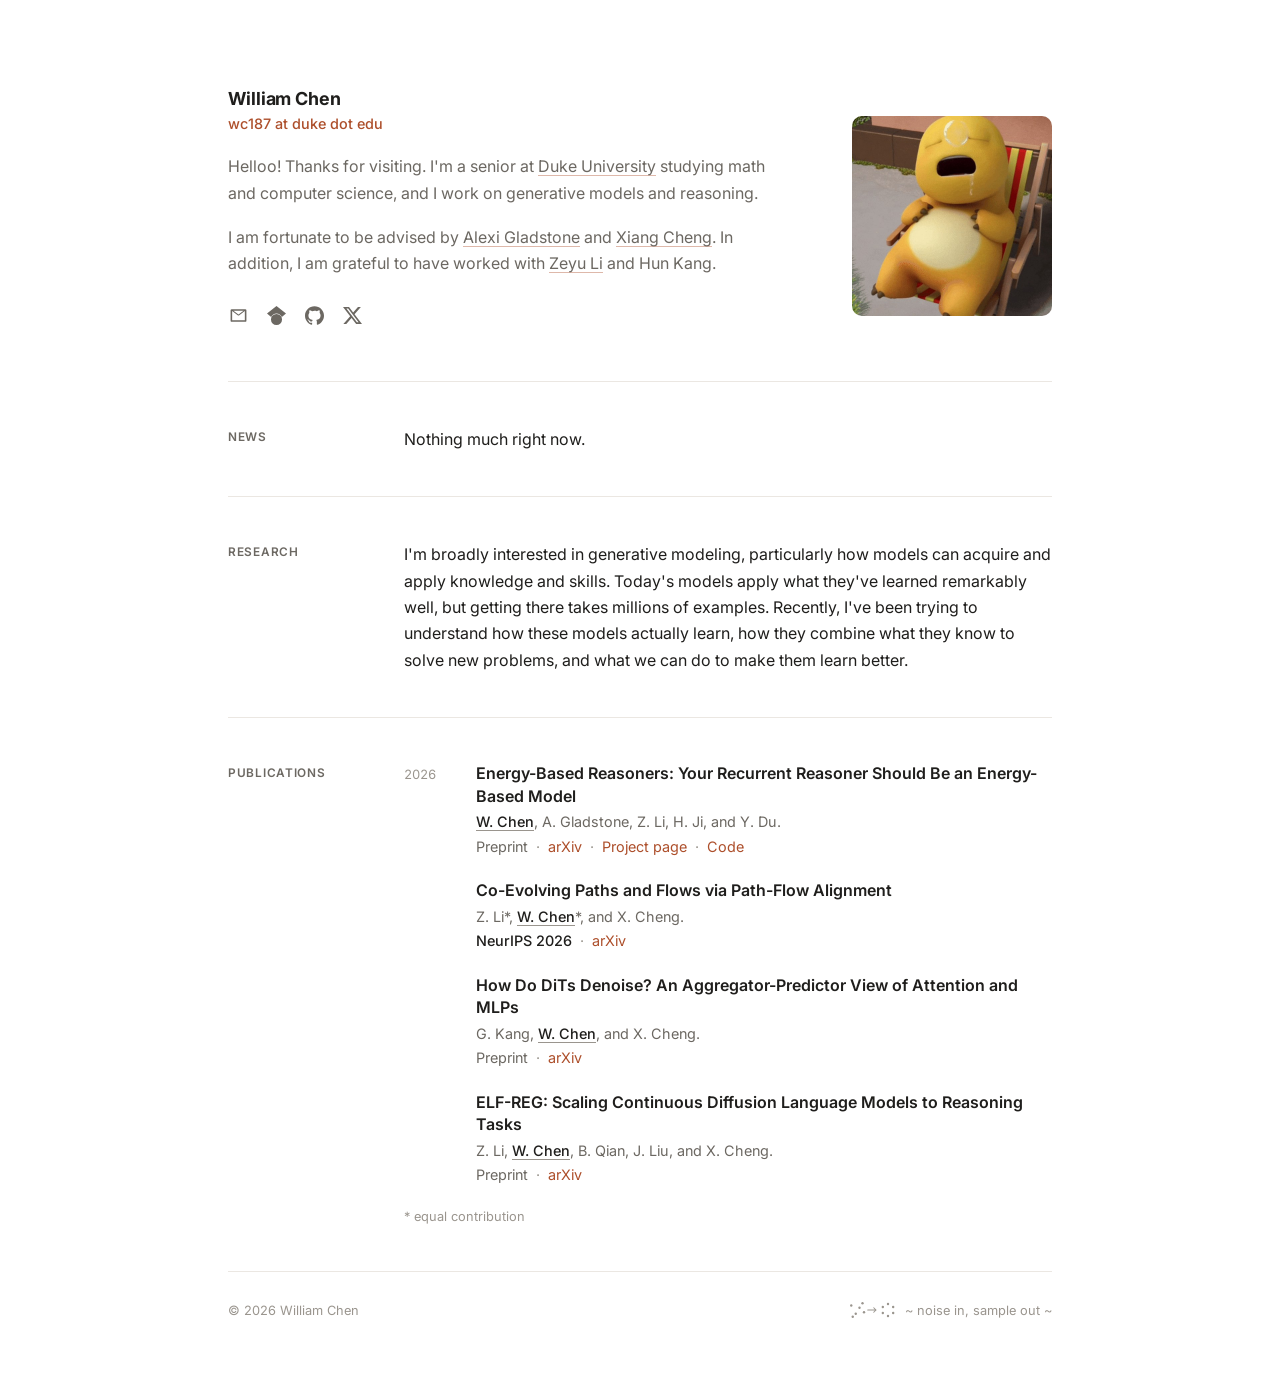
<file: index.html>
<!doctype html>
<html lang="en">
<head>
  <meta charset="utf-8">
  <meta name="viewport" content="width=device-width, initial-scale=1">
  <title>William Chen</title>
  <meta name="description" content="William Chen, senior at Duke studying math and computer science.">
  <meta name="theme-color" content="#ffffff">
  <link rel="canonical" href="https://wwillchen.github.io/">
  <meta property="og:type" content="website">
  <meta property="og:title" content="William Chen">
  <meta property="og:description" content="Senior at Duke studying math and computer science.">
  <meta property="og:url" content="https://wwillchen.github.io/">
  <meta name="twitter:card" content="summary">
  <meta name="twitter:site" content="@wwillchen1">
  <link rel="icon" type="image/png" sizes="64x64" href="favicon.png">
  <link rel="icon" type="image/png" sizes="32x32" href="favicon-32.png">
  <link rel="apple-touch-icon" href="apple-touch-icon.png">
  <link rel="preconnect" href="https://fonts.googleapis.com">
  <link rel="preconnect" href="https://fonts.gstatic.com" crossorigin>
  <link href="https://fonts.googleapis.com/css2?family=Inter:wght@400;500;600;700&amp;display=swap" rel="stylesheet">
  <link rel="stylesheet" href="style.css">
</head>
<body>
  <main id="top">
    <header class="intro">
      <div class="intro-bio">
        <h1 class="name">William Chen</h1>
        <p class="kicker">wc187 at duke dot edu</p>
        <p class="intro-copy">Helloo! Thanks for visiting. I'm a senior at <a href="https://duke.edu/" target="_blank" rel="noopener noreferrer">Duke University</a> studying math and computer science, and I work on generative models and reasoning.</p>
        <p class="intro-copy">I am fortunate to be advised by <a href="https://alexiglad.github.io/" target="_blank" rel="noopener noreferrer">Alexi Gladstone</a> and <a href="https://sites.google.com/berkeley.edu/xiangcheng/home" target="_blank" rel="noopener noreferrer">Xiang Cheng</a>. In addition, I am grateful to have worked with <a href="https://lizeyu090312.github.io/" target="_blank" rel="noopener noreferrer">Zeyu Li</a> and Hun Kang.</p>

        <div class="social-links" aria-label="Profile links">
          <a href="mailto:wc187@duke.edu" aria-label="Email" title="Email">
            <svg viewBox="0 0 24 24" aria-hidden="true" focusable="false"><path d="M2 5.5A1.5 1.5 0 0 1 3.5 4h17A1.5 1.5 0 0 1 22 5.5v13a1.5 1.5 0 0 1-1.5 1.5h-17A1.5 1.5 0 0 1 2 18.5zm2 .9v11.6h16V6.4l-7.4 5.5a1 1 0 0 1-1.2 0zM5.6 6l6.4 4.8L18.4 6z"/></svg>
            <span class="sr-only">Email</span>
          </a>
          <a href="https://scholar.google.com/citations?user=pWTKG8UAAAAJ&amp;hl=en" target="_blank" rel="noopener noreferrer" aria-label="Google Scholar" title="Google Scholar">
            <svg viewBox="0 0 24 24" aria-hidden="true" focusable="false"><path d="M5.242 13.769 0 9.5 12 0l12 9.5-5.242 4.269C17.548 11.249 14.978 9.5 12 9.5c-2.977 0-5.548 1.748-6.758 4.269ZM12 10a7 7 0 1 0 0 14 7 7 0 0 0 0-14Z"/></svg>
            <span class="sr-only">Google Scholar</span>
          </a>
          <a href="https://github.com/wwillchen" target="_blank" rel="noopener noreferrer" aria-label="GitHub" title="GitHub">
            <svg viewBox="0 0 24 24" aria-hidden="true" focusable="false"><path d="M12 .297c-6.63 0-12 5.373-12 12 0 5.303 3.438 9.8 8.205 11.385.6.111.82-.261.82-.577 0-.285-.011-1.04-.016-2.04-3.338.724-4.042-1.61-4.042-1.61-.546-1.387-1.333-1.756-1.333-1.756-1.089-.744.084-.729.084-.729 1.205.085 1.838 1.237 1.838 1.237 1.07 1.835 2.809 1.305 3.495.998.108-.776.418-1.305.762-1.605-2.665-.304-5.467-1.333-5.467-5.930 0-1.31.468-2.381 1.236-3.221-.124-.303-.535-1.523.117-3.176 0 0 1.008-.322 3.301 1.23A11.470 11.470 0 0 1 12 6.099c1.02.005 2.047.138 3.006.404 2.291-1.552 3.297-1.23 3.297-1.23.653 1.653.242 2.873.119 3.176.77.84 1.235 1.911 1.235 3.221 0 4.608-2.807 5.624-5.479 5.921.43.371.823 1.102.823 2.222 0 1.604-.015 2.896-.015 3.289 0 .319.216.694.825.576C20.565 22.092 24 17.596 24 12.297c0-6.627-5.373-12-12-12"/></svg>
            <span class="sr-only">GitHub</span>
          </a>
          <a href="https://x.com/wwillchen1" target="_blank" rel="noopener noreferrer" aria-label="X" title="X">
            <svg viewBox="0 0 24 24" aria-hidden="true" focusable="false"><path d="M18.901 1.153h3.68l-8.04 9.19L24 22.846h-7.406l-5.8-7.584-6.638 7.584H.474l8.6-9.83L0 1.154h7.594l5.243 6.932ZM17.61 20.644h2.039L6.486 3.24H4.298Z"/></svg>
            <span class="sr-only">X</span>
          </a>
        </div>
      </div>

      <div class="intro-photo">
        <img class="portrait" src="assets/nailong.jpg" alt="Nailong sleeping in a beach chair" width="600" height="600">
      </div>
    </header>

    <section id="news">
      <h2>News</h2>
      <div class="section-body">
        <p>Nothing much right now.</p>
      </div>
    </section>

    <section id="research">
      <h2>Research</h2>
      <div class="section-body">
        <p>I'm broadly interested in generative modeling, particularly how models can acquire and apply knowledge and skills. Today's models apply what they've learned remarkably well, but getting there takes millions of examples. Recently, I've been trying to understand how these models actually learn, how they combine what they know to solve new problems, and what we can do to make them learn better.</p>
      </div>
    </section>

    <section id="publications">
      <h2>Publications</h2>
      <div class="section-body">
        <div class="pub-list">
          <article class="pub">
            <div class="pub-year">2026</div>
            <div>
              <h3 class="pub-title"><a href="https://arxiv.org/abs/2611.08977" target="_blank" rel="noopener noreferrer">Energy-Based Reasoners: Your Recurrent Reasoner Should Be an Energy-Based Model</a></h3>
              <div class="pub-authors"><span class="me">W. Chen</span>, A. Gladstone, Z. Li, H. Ji, and Y. Du.</div>
              <div class="pub-venue">Preprint<a class="pub-link" href="https://arxiv.org/abs/2611.08977" target="_blank" rel="noopener noreferrer">arXiv</a><a class="pub-link" href="https://energy-based-reasoners.github.io/" target="_blank" rel="noopener noreferrer">Project page</a><a class="pub-link" href="https://github.com/wwillchen/ebr" target="_blank" rel="noopener noreferrer">Code</a></div>
            </div>
          </article>

          <article class="pub">
            <div class="pub-year" aria-hidden="true"></div>
            <div>
              <h3 class="pub-title"><a href="https://arxiv.org/abs/2610.08717" target="_blank" rel="noopener noreferrer">Co-Evolving Paths and Flows via Path-Flow Alignment</a></h3>
              <div class="pub-authors">Z. Li*, <span class="me">W. Chen</span>*, and X. Cheng.</div>
              <div class="pub-venue"><span class="venue-strong">NeurIPS 2026</span><a class="pub-link" href="https://arxiv.org/abs/2610.08717" target="_blank" rel="noopener noreferrer">arXiv</a></div>
            </div>
          </article>

          <article class="pub">
            <div class="pub-year" aria-hidden="true"></div>
            <div>
              <h3 class="pub-title"><a href="https://arxiv.org/abs/2610.29854" target="_blank" rel="noopener noreferrer">How Do DiTs Denoise? An Aggregator-Predictor View of Attention and MLPs</a></h3>
              <div class="pub-authors">G. Kang, <span class="me">W. Chen</span>, and X. Cheng.</div>
              <div class="pub-venue">Preprint<a class="pub-link" href="https://arxiv.org/abs/2610.29854" target="_blank" rel="noopener noreferrer">arXiv</a></div>
            </div>
          </article>

          <article class="pub">
            <div class="pub-year" aria-hidden="true"></div>
            <div>
              <h3 class="pub-title"><a href="https://arxiv.org/abs/2609.29102" target="_blank" rel="noopener noreferrer">ELF-REG: Scaling Continuous Diffusion Language Models to Reasoning Tasks</a></h3>
              <div class="pub-authors">Z. Li, <span class="me">W. Chen</span>, B. Qian, J. Liu, and X. Cheng.</div>
              <div class="pub-venue">Preprint<a class="pub-link" href="https://arxiv.org/abs/2609.29102" target="_blank" rel="noopener noreferrer">arXiv</a></div>
            </div>
          </article>
        </div>
        <p class="note">* equal contribution</p>
      </div>
    </section>

    <footer class="site-footer">
      <p>&copy; <span id="year">2026</span> William Chen</p>
      <span class="doodle">
        <!-- scattered noise settling into a ring -->
        <svg viewBox="0 0 64 24" width="48" height="18" fill="currentColor" aria-hidden="true" focusable="false">
          <circle cx="3" cy="6" r="1.6"/><circle cx="9" cy="17" r="1.6"/><circle cx="14" cy="9" r="1.6"/>
          <circle cx="5" cy="21" r="1.6"/><circle cx="18" cy="3" r="1.6"/><circle cx="20" cy="15" r="1.6"/>
          <path d="M25 12h11m-3-3 3 3-3 3" fill="none" stroke="currentColor" stroke-width="1.4" stroke-linecap="round" stroke-linejoin="round"/>
          <circle cx="52" cy="4" r="1.6"/><circle cx="58.9" cy="8" r="1.6"/><circle cx="58.9" cy="16" r="1.6"/>
          <circle cx="52" cy="20" r="1.6"/><circle cx="45.1" cy="16" r="1.6"/><circle cx="45.1" cy="8" r="1.6"/>
        </svg>
        <span>~ noise in, sample out ~</span>
      </span>
    </footer>
  </main>

  <button id="to-top" class="to-top" type="button" aria-label="Back to top">&uarr;</button>

  <script>
    (function () {
      document.getElementById("year").textContent = new Date().getFullYear();
      var btn = document.getElementById("to-top");
      var onScroll = function () { btn.classList.toggle("show", window.scrollY > 400); };
      window.addEventListener("scroll", onScroll, { passive: true });
      btn.addEventListener("click", function () { window.scrollTo({ top: 0, behavior: "smooth" }); });
      onScroll();
    })();
  </script>
</body>
</html>
</file>
<file: style.css>
/* Palette, type and spacing. Edit these first. */
:root {
  --bg: #ffffff;
  --text: #1f1e1c;
  --muted: #6c6862;
  --faint: #9a958e;
  --border: #ebe7e2;
  --surface: #f6f4f1;
  --accent: #ad4f2b;
  --accent-soft: color-mix(in srgb, var(--accent) 40%, transparent);
  --font-sans: "Inter", "Helvetica Neue", Arial, sans-serif;
  --radius: 10px;
  --page: 880px;
  --label-col: 140px;
  --col-gap: 36px;
}

* { box-sizing: border-box; }

::selection { background: rgba(173, 79, 43, 0.18); }

html { scroll-behavior: smooth; }

body {
  margin: 0;
  color: var(--text);
  background: var(--bg);
  font-family: var(--font-sans);
  font-size: 16px;
  line-height: 1.65;
  -webkit-font-smoothing: antialiased;
  text-rendering: optimizeLegibility;
}

a {
  color: inherit;
  text-decoration-color: var(--accent-soft);
  text-decoration-thickness: 1px;
  text-underline-offset: 3px;
  transition: color 0.15s ease, text-decoration-color 0.15s ease;
}

a:hover {
  color: var(--accent);
  text-decoration-color: var(--accent);
}

a:focus-visible,
button:focus-visible {
  outline: 2px solid var(--accent-soft);
  outline-offset: 3px;
  border-radius: 4px;
}

main {
  width: min(100%, var(--page));
  margin: 0 auto;
  padding: 88px 28px 72px;
}

h1, h2, h3 {
  margin: 0;
  line-height: 1.2;
}

/* Intro: bio on the left, portrait on the right */

.intro {
  display: grid;
  grid-template-columns: minmax(0, 1fr) 200px;
  grid-template-areas: "bio photo";
  gap: 56px;
  align-items: start;
  padding-bottom: 48px;
  border-bottom: 1px solid var(--border);
}

.intro-bio { grid-area: bio; }
.intro-photo {
  grid-area: photo;
  padding-top: 28px;
}

.name {
  font-size: 1.12rem;
  font-weight: 700;
  letter-spacing: -0.005em;
}

.kicker {
  margin: 2px 0 0;
  color: var(--accent);
  font-size: 0.9rem;
  font-weight: 500;
}

.intro-copy {
  max-width: 600px;
  margin: 18px 0 0;
  color: var(--muted);
}

.intro-copy:first-of-type { margin-top: 22px; }

.portrait {
  display: block;
  width: 100%;
  height: auto;
  aspect-ratio: 1;
  object-fit: cover;
  border-radius: var(--radius);
  background: var(--surface);
}

.social-links {
  display: flex;
  gap: 4px;
  margin: 22px 0 0 -7px;
}

.social-links a {
  display: inline-flex;
  align-items: center;
  justify-content: center;
  width: 34px;
  height: 34px;
  color: var(--muted);
  border-radius: 8px;
  text-decoration: none;
  transition: color 0.15s ease, background-color 0.15s ease, transform 0.15s ease;
}

.social-links a:hover {
  color: var(--accent);
  background: var(--surface);
  transform: translateY(-1px);
}

.social-links svg {
  display: block;
  width: 19px;
  height: 19px;
  fill: currentColor;
}

/* Sections: label column + body */

section {
  display: grid;
  grid-template-columns: var(--label-col) minmax(0, 1fr);
  gap: var(--col-gap);
  padding: 44px 0;
  border-bottom: 1px solid var(--border);
}

h2 {
  padding-top: 4px;
  color: var(--muted);
  font-size: 0.74rem;
  font-weight: 600;
  letter-spacing: 0.06em;
  text-transform: uppercase;
}

section p { margin: 0 0 1em; }
section p:last-child { margin-bottom: 0; }

.section-body { min-width: 0; }

.note {
  margin-top: 20px;
  color: var(--faint);
  font-size: 0.8rem;
}

/* Publications */

.pub-list {
  display: grid;
  gap: 22px;
}

.pub {
  display: grid;
  grid-template-columns: 56px minmax(0, 1fr);
  gap: 16px;
}

.pub-year {
  padding-top: 2px;
  color: var(--faint);
  font-size: 0.8rem;
  font-variant-numeric: tabular-nums;
}

.pub-title {
  margin-bottom: 4px;
  font-size: 1rem;
  font-weight: 600;
  line-height: 1.4;
}

.pub-title a { text-decoration: none; }

.pub-authors,
.pub-venue {
  color: var(--muted);
  font-size: 0.9rem;
  line-height: 1.5;
}

.pub-authors .me {
  color: var(--text);
  font-weight: 500;
  text-decoration: underline;
  text-decoration-color: var(--faint);
  text-decoration-thickness: 1px;
  text-underline-offset: 3px;
}

.pub-venue { margin-top: 3px; }

.venue-strong {
  color: var(--text);
  font-weight: 500;
}

.pub-link {
  color: var(--accent);
  text-decoration: none;
}

.pub-link::before {
  content: "\00b7";
  margin: 0 8px;
  color: var(--faint);
}

.pub-link:hover { text-decoration: underline; }

/* Footer */

.site-footer {
  display: flex;
  justify-content: space-between;
  align-items: center;
  gap: 18px;
  padding-top: 28px;
  color: var(--faint);
  font-size: 0.8rem;
}

.site-footer p { margin: 0; }

.doodle {
  display: inline-flex;
  align-items: center;
  gap: 8px;
  white-space: nowrap;
}

.doodle svg {
  display: block;
  flex: 0 0 auto;
}

/* Back to top */

.to-top {
  position: fixed;
  right: 24px;
  bottom: 24px;
  z-index: 20;
  display: inline-flex;
  align-items: center;
  justify-content: center;
  width: 40px;
  height: 40px;
  color: var(--muted);
  background: color-mix(in srgb, #fff 55%, var(--surface));
  border: 1px solid var(--border);
  border-radius: 999px;
  font: inherit;
  font-size: 1.05rem;
  line-height: 1;
  cursor: pointer;
  opacity: 0;
  pointer-events: none;
  transform: translateY(8px);
  transition: opacity 0.2s ease, transform 0.2s ease, color 0.15s, border-color 0.15s;
}

.to-top.show {
  opacity: 1;
  pointer-events: auto;
  transform: translateY(0);
}

.to-top:hover {
  color: var(--accent);
  border-color: color-mix(in srgb, var(--accent) 42%, var(--border));
}

.sr-only {
  position: absolute;
  width: 1px;
  height: 1px;
  padding: 0;
  margin: -1px;
  overflow: hidden;
  clip: rect(0, 0, 0, 0);
  white-space: nowrap;
  border: 0;
}

/* Tablet: keep photo on the right, just narrower */

@media (max-width: 860px) {
  .intro {
    grid-template-columns: minmax(0, 1fr) 168px;
    gap: 40px;
  }
}

/* Phone: photo on top, sections stack */

@media (max-width: 640px) {
  main { padding: 48px 22px 64px; }

  .intro {
    grid-template-columns: 1fr;
    grid-template-areas: "photo" "bio";
    gap: 24px;
    padding-bottom: 40px;
  }

  .intro-photo { padding-top: 0; }

  .portrait { width: 132px; }

  section {
    grid-template-columns: 1fr;
    gap: 16px;
    padding: 36px 0;
  }

  .pub {
    grid-template-columns: 1fr;
    gap: 2px;
  }

  .pub-year:empty { display: none; }

  .site-footer {
    flex-direction: column;
    align-items: flex-start;
    gap: 10px;
  }
}

@media (prefers-reduced-motion: reduce) {
  html { scroll-behavior: auto; }
  * { transition: none !important; }
}
</file>
